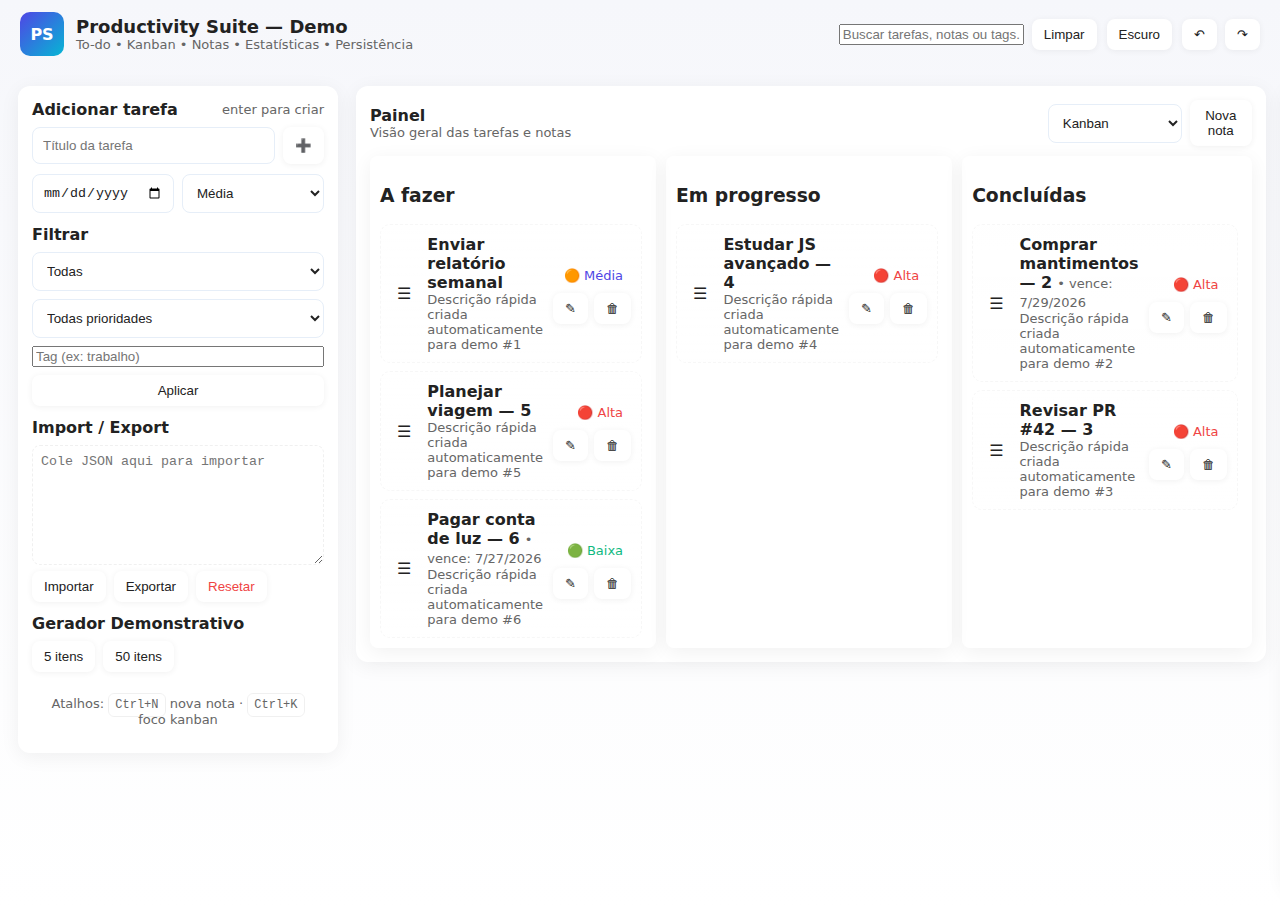
<file: app.html>
<!doctype html>
<html lang="pt-BR">
<head>
<meta charset="utf-8" />
<meta name="viewport" content="width=device-width,initial-scale=1" />
<title>Productivity Suite - Demo</title>
<style>
  :root{
    --bg: #f6f7fb;
    --card: #ffffff;
    --text: #222;
    --muted: #666;
    --accent: #4f46e5;
    --danger: #ef4444;
    --success: #10b981;
  }
  [data-theme="dark"]{
    --bg:#0b1020; --card:#071028; --text:#e6eef8; --muted:#9fb0d2; --accent:#7c3aed;
  }
  *{box-sizing:border-box}
  body{
    font-family: Inter, ui-sans-serif, system-ui, -apple-system, "Segoe UI", Roboto, "Helvetica Neue", Arial;
    margin:0; background:linear-gradient(180deg, var(--bg), #fff); color:var(--text);
  }
  header{
    display:flex;align-items:center;justify-content:space-between;padding:12px 20px;background:transparent;
  }
  .brand{display:flex;gap:12px;align-items:center}
  .logo{width:44px;height:44px;border-radius:10px;background:linear-gradient(135deg,var(--accent),#06b6d4);display:flex;align-items:center;justify-content:center;color:white;font-weight:700}
  h1{font-size:18px;margin:0}
  .controls{display:flex;gap:10px;align-items:center}
  button, .btn {
    border:0;background:var(--card);padding:8px 12px;border-radius:8px;cursor:pointer;color:var(--text);box-shadow:0 1px 6px rgba(0,0,0,0.06)
  }
  .btn:active{transform:translateY(1px)}
  main{padding:18px;display:grid;grid-template-columns:320px 1fr 360px;gap:18px;align-items:start}
  .panel{background:var(--card);border-radius:12px;padding:14px;box-shadow:0 4px 20px rgba(2,6,23,0.06)}
  .sidebar .section{margin-bottom:12px}
  .new-task{display:flex;gap:8px;margin-bottom:10px}
  input[type="text"], textarea, select, input[type="date"], input[type="time"]{
    width:100%;padding:10px;border-radius:8px;border:1px solid #e6eef8;background:transparent;color:var(--text)
  }
  .list{display:flex;flex-direction:column;gap:8px;max-height:60vh;overflow:auto;padding-right:4px}
  .task{
    display:flex;gap:10px;align-items:center;padding:10px;border-radius:10px;border:1px dashed rgba(0,0,0,0.03);background:linear-gradient(180deg, rgba(255,255,255,0.6), transparent)
  }
  .tag{padding:4px 8px;border-radius:6px;font-size:12px}
  .muted{color:var(--muted);font-size:13px}
  .kanban{display:grid;grid-template-columns:repeat(3,1fr);gap:10px}
  .column{min-height:200px;padding:10px;border-radius:8px;background:linear-gradient(180deg, rgba(255,255,255,0.03), transparent)}
  .note{white-space:pre-wrap;padding:8px;border-radius:8px;border-left:4px solid rgba(0,0,0,0.03)}
  .toolbar{display:flex;gap:8px;align-items:center}
  .stats{display:grid;grid-template-columns:1fr 1fr;gap:8px}
  .stat{padding:10px;border-radius:8px}
  footer{padding:12px;text-align:center;color:var(--muted);font-size:13px}
  .kbd{border:1px solid rgba(0,0,0,0.06);padding:4px 6px;border-radius:6px;background:transparent;font-family:monospace;font-size:12px}
  .search{display:flex;gap:8px;align-items:center}
  .flex{display:flex;gap:8px;align-items:center}
  .grow{flex:1}
  .hidden{display:none}
  .small{font-size:13px}
  .danger{color:var(--danger)}
  .success{color:var(--success)}
  .center{display:flex;justify-content:center;align-items:center}
  .drag-handle{cursor:grab;padding:6px;border-radius:6px}
  .import-area{width:100%;height:120px;padding:8px;border-radius:8px;border:1px dashed rgba(0,0,0,0.06);resize:vertical}
  /* responsiveness */
  @media (max-width:1100px){main{grid-template-columns:1fr;}}
</style>
</head>
<body data-theme="light">
<header>
  <div class="brand">
    <div class="logo">PS</div>
    <div>
      <h1>Productivity Suite — Demo</h1>
      <div class="muted small">To-do • Kanban • Notas • Estatísticas • Persistência</div>
    </div>
  </div>
  <div class="controls">
    <div class="search">
      <input id="globalSearch" placeholder="Buscar tarefas, notas ou tags..." />
      <button id="clearSearch" class="btn">Limpar</button>
    </div>
    <button id="toggleTheme" class="btn">Tema</button>
    <div class="toolbar">
      <button id="undoBtn" class="btn" title="Desfazer (Ctrl+Z)">↶</button>
      <button id="redoBtn" class="btn" title="Refazer (Ctrl+Y)">↷</button>
    </div>
  </div>
</header>

<main>
  <!-- Sidebar -->
  <aside class="panel sidebar">
    <div class="section">
      <div style="display:flex;justify-content:space-between;align-items:center;margin-bottom:8px">
        <strong>Adicionar tarefa</strong>
        <small class="muted">enter para criar</small>
      </div>
      <div class="new-task">
        <input id="taskTitle" type="text" placeholder="Título da tarefa" />
        <button id="addTaskBtn" class="btn">➕</button>
      </div>
      <div style="display:flex;gap:8px;margin-top:8px">
        <input id="taskDue" type="date" />
        <select id="taskPriority">
          <option value="low">Baixa</option>
          <option value="medium" selected>Média</option>
          <option value="high">Alta</option>
        </select>
      </div>
    </div>

    <div class="section">
      <strong>Filtrar</strong>
      <div style="margin-top:8px;display:flex;flex-direction:column;gap:8px">
        <select id="filterStatus">
          <option value="all">Todas</option>
          <option value="todo">A fazer</option>
          <option value="inprogress">Em progresso</option>
          <option value="done">Concluídas</option>
        </select>
        <select id="filterPriority">
          <option value="all">Todas prioridades</option>
          <option value="low">Baixa</option>
          <option value="medium">Média</option>
          <option value="high">Alta</option>
        </select>
        <input id="filterTag" placeholder="Tag (ex: trabalho)" />
        <button id="applyFilters" class="btn">Aplicar</button>
      </div>
    </div>

    <div class="section">
      <strong>Import / Export</strong>
      <div style="margin-top:8px;display:flex;flex-direction:column;gap:6px">
        <textarea id="importArea" class="import-area" placeholder='Cole JSON aqui para importar'></textarea>
        <div style="display:flex;gap:8px">
          <button id="importBtn" class="btn">Importar</button>
          <button id="exportBtn" class="btn">Exportar</button>
          <button id="resetBtn" class="btn danger">Resetar</button>
        </div>
      </div>
    </div>

    <div class="section">
      <strong>Gerador Demonstrativo</strong>
      <div style="margin-top:8px;display:flex;gap:8px">
        <button id="mockSmall" class="btn">5 itens</button>
        <button id="mockBig" class="btn">50 itens</button>
      </div>
    </div>

    <footer>
      <div class="muted">Atalhos: <span class="kbd">Ctrl+N</span> nova nota · <span class="kbd">Ctrl+K</span> foco kanban</div>
    </footer>
  </aside>

  <!-- Main canvas -->
  <section class="panel">
    <div style="display:flex;justify-content:space-between;align-items:center;margin-bottom:10px">
      <div>
        <strong>Painel</strong>
        <div class="muted small">Visão geral das tarefas e notas</div>
      </div>
      <div class="flex">
        <select id="viewMode">
          <option value="list">Lista</option>
          <option value="kanban" selected>Kanban</option>
          <option value="notes">Notas</option>
          <option value="calendar">Calendário</option>
          <option value="stats">Estatísticas</option>
        </select>
        <button id="newNoteBtn" class="btn">Nova nota</button>
      </div>
    </div>

    <div id="canvasArea">
      <!-- Kanban view by default -->
      <div id="kanbanView" class="kanban">
        <div class="column panel" data-col="todo">
          <h3>A fazer</h3>
          <div class="list" id="col-todo"></div>
        </div>
        <div class="column panel" data-col="inprogress">
          <h3>Em progresso</h3>
          <div class="list" id="col-inprogress"></div>
        </div>
        <div class="column panel" data-col="done">
          <h3>Concluídas</h3>
          <div class="list" id="col-done"></div>
        </div>
      </div>

      <div id="listView" class="hidden">
        <div style="display:flex;gap:8px;align-items:center;margin-bottom:10px">
          <button id="sortOld" class="btn">Mais antigas</button>
          <button id="sortNew" class="btn">Mais novas</button>
          <button id="sortDue" class="btn">Por vencimento</button>
        </div>
        <div class="list" id="taskList"></div>
      </div>

      <div id="notesView" class="hidden">
        <div style="display:flex;justify-content:space-between;align-items:center;margin-bottom:8px">
          <strong>Notas</strong>
          <div class="muted small">Ctrl+N para nova nota</div>
        </div>
        <div id="notesGrid" style="display:grid;grid-template-columns:repeat(auto-fill,minmax(200px,1fr));gap:10px"></div>
      </div>

      <div id="calendarView" class="hidden">
        <strong>Calendário simples</strong>
        <div class="muted small" style="margin-bottom:8px">Clique em uma data para ver tarefas</div>
        <div id="calendarGrid" style="display:grid;grid-template-columns:repeat(7,1fr);gap:6px"></div>
        <div id="calendarTasks" style="margin-top:10px"></div>
      </div>

      <div id="statsView" class="hidden">
        <strong>Estatísticas</strong>
        <div style="margin-top:8px" id="statsContent"></div>
      </div>

    </div>

  </section>

  <!-- Right column -->
  <aside class="panel rightcol">
    <div style="display:flex;justify-content:space-between;align-items:center;margin-bottom:8px">
      <strong>Detalhes</strong>
      <div id="selectedCount" class="muted small">Selecionados: 0</div>
    </div>

    <div id="details" class="muted small">Selecione uma tarefa para ver detalhes.</div>

    <div style="margin-top:12px">
      <strong>Busca rápida</strong>
      <div style="margin-top:8px" class="search">
        <input id="quickTag" placeholder="buscar por tag..." />
        <button id="tagSearchBtn" class="btn">Ir</button>
      </div>
    </div>

    <div style="margin-top:12px">
      <strong>Atividades recentes</strong>
      <ul id="activityLog" style="margin-top:8px"></ul>
    </div>
  </aside>
</main>

<!-- Templates & Modals (simple) -->
<template id="taskTpl">
  <div class="task" draggable="true">
    <div class="drag-handle">☰</div>
    <div style="flex:1">
      <div><strong class="task-title"></strong> <span class="muted small task-meta"></span></div>
      <div class="muted small task-desc"></div>
    </div>
    <div style="display:flex;flex-direction:column;gap:6px;align-items:flex-end">
      <div class="tag task-priority small"></div>
      <div style="display:flex;gap:6px">
        <button class="btn editBtn small">✎</button>
        <button class="btn deleteBtn small">🗑</button>
      </div>
    </div>
  </div>
</template>

<script>
/*
  Productivity Suite - single-file demo
  - Data model: tasks, notes, activity log
  - Persistence: localStorage
  - Views: kanban, list, notes, calendar, stats
  - Features: import/export, mock data, undo/redo, filters, keyboard shortcuts
*/

// ---------- Utilities ----------
const uid = (prefix='id') => prefix + '_' + Math.random().toString(36).slice(2,9);
const nowISO = ()=> new Date().toISOString();
const fmtDate = (iso)=> iso ? new Date(iso).toLocaleString() : '';
const clamp = (n,min,max)=> Math.max(min,Math.min(max,n));

function humanPriority(p){
  if(p==='high') return '🔴 Alta';
  if(p==='medium') return '🟠 Média';
  return '🟢 Baixa';
}
function colorForPriority(p){
  if(p==='high') return 'var(--danger)';
  if(p==='medium') return 'var(--accent)';
  return 'var(--success)';
}

// ---------- App State ----------
const App = {
  state: {
    tasks: [], // {id,title,desc,status:todo|inprogress|done,priority,due,tags:[],created,updated}
    notes: [], // {id,title,content,created,updated}
    activity: [], // [{time, text}]
    undoStack: [],
    redoStack: [],
    selection: null,
    settings: {
      theme: 'light'
    }
  },
  SAVE_KEY: 'prod_suite_v1'
};

// ---------- Persistence ----------
function saveState(pushUndo=true){
  try{
    const snapshot = JSON.stringify({
      tasks: App.state.tasks,
      notes: App.state.notes,
      activity: App.state.activity,
      settings: App.state.settings
    });
    localStorage.setItem(App.SAVE_KEY, snapshot);
    if(pushUndo){
      pushUndoSnapshot(snapshot);
    }
    logActivity('Estado salvo');
    renderAll();
  }catch(e){
    console.error('Erro ao salvar:',e);
  }
}
function loadState(){
  const raw = localStorage.getItem(App.SAVE_KEY);
  if(!raw) return false;
  try{
    const obj = JSON.parse(raw);
    App.state.tasks = obj.tasks || [];
    App.state.notes = obj.notes || [];
    App.state.activity = obj.activity || [];
    App.state.settings = obj.settings || App.state.settings;
    renderAll();
    return true;
  }catch(e){
    console.error('Erro ao carregar:', e);
    return false;
  }
}
function resetState(){
  if(!confirm('Tem certeza que quer resetar todos os dados?')) return;
  App.state.tasks = [];
  App.state.notes = [];
  App.state.activity = [];
  App.state.undoStack = [];
  App.state.redoStack = [];
  localStorage.removeItem(App.SAVE_KEY);
  logActivity('Estado resetado');
  renderAll();
}

// ---------- Undo/Redo ----------
function pushUndoSnapshot(snapshotJSON){
  App.state.undoStack.push(snapshotJSON);
  if(App.state.undoStack.length > 50) App.state.undoStack.shift();
  App.state.redoStack = []; // clear redo on new action
}
function undo(){
  if(App.state.undoStack.length < 2) {
    alert('Nada para desfazer');
    return;
  }
  // current snapshot at top
  const current = App.state.undoStack.pop();
  App.state.redoStack.push(current);
  const previous = App.state.undoStack[App.state.undoStack.length-1];
  try{
    const obj = JSON.parse(previous);
    App.state.tasks = obj.tasks || [];
    App.state.notes = obj.notes || [];
    App.state.activity = obj.activity || [];
    App.state.settings = obj.settings || App.state.settings;
    saveState(false);
    logActivity('Desfazer realizado');
  }catch(e){ console.error('undo failed',e) }
}
function redo(){
  if(App.state.redoStack.length === 0) { alert('Nada para refazer'); return; }
  const snap = App.state.redoStack.pop();
  try{
    const obj = JSON.parse(snap);
    App.state.tasks = obj.tasks || [];
    App.state.notes = obj.notes || [];
    App.state.activity = obj.activity || [];
    App.state.settings = obj.settings || App.state.settings;
    saveState(false);
    logActivity('Refazer realizado');
  }catch(e){ console.error('redo failed', e) }
}

// ---------- Activity Log ----------
function logActivity(text){
  App.state.activity.unshift({time:nowISO(), text});
  if(App.state.activity.length>100) App.state.activity.pop();
  renderActivity();
}

// ---------- Data operations ----------
function createTask({title,desc='',priority='medium',due=null,tags=[],status='todo'}){
  const task = {
    id: uid('t'), title, desc, priority, due, tags, status, created: nowISO(), updated: nowISO()
  };
  App.state.tasks.push(task);
  saveState(true);
  logActivity(`Tarefa criada: ${title}`);
  return task;
}
function updateTask(id, patch){
  const t = App.state.tasks.find(x=>x.id===id);
  if(!t) return null;
  Object.assign(t, patch);
  t.updated = nowISO();
  saveState(true);
  logActivity(`Tarefa atualizada: ${t.title}`);
  return t;
}
function deleteTask(id){
  const idx = App.state.tasks.findIndex(x=>x.id===id);
  if(idx>=0){
    const removed = App.state.tasks.splice(idx,1)[0];
    saveState(true);
    logActivity(`Tarefa removida: ${removed.title}`);
    return removed;
  }
  return null;
}
function createNote({title,content}){
  const n = {id: uid('n'), title, content, created: nowISO(), updated: nowISO()};
  App.state.notes.unshift(n);
  saveState(true);
  logActivity(`Nota criada: ${title}`);
  return n;
}
function updateNote(id, patch){
  const n = App.state.notes.find(x=>x.id===id);
  if(!n) return null;
  Object.assign(n, patch);
  n.updated = nowISO();
  saveState(true);
  logActivity(`Nota atualizada: ${n.title}`);
  return n;
}
function deleteNote(id){
  const idx = App.state.notes.findIndex(x=>x.id===id);
  if(idx>=0){
    const removed = App.state.notes.splice(idx,1)[0];
    saveState(true);
    logActivity(`Nota removida: ${removed.title}`);
    return removed;
  }
  return null;
}

// ---------- Mock data generator ----------
function generateMock(n=10){
  const priorities = ['low','medium','high'];
  const sampleTags = ['trabalho','pessoal','estudo','urgente','ideia'];
  const sampleTitles = [
    'Enviar relatório semanal','Comprar mantimentos','Revisar PR #42','Estudar JS avançado','Planejar viagem',
    'Pagar conta de luz','Organizar portfólio','Ler artigo técnico','Praticar algoritmos','Criar wireframe'
  ];
  for(let i=0;i<n;i++){
    const title = sampleTitles[i % sampleTitles.length] + (i>0?(' — '+(i+1)):'');
    const desc = 'Descrição rápida criada automaticamente para demo #' + (i+1);
    const priority = priorities[Math.floor(Math.random()*priorities.length)];
    const due = (Math.random()>0.6) ? new Date(Date.now()+ (Math.random()*10|0)*24*3600*1000).toISOString() : null;
    const tags = [];
    if(Math.random()>0.5) tags.push(sampleTags[Math.floor(Math.random()*sampleTags.length)]);
    const status = Math.random()>0.75 ? 'done' : (Math.random()>0.4?'inprogress':'todo');
    createTask({title,desc,priority,due,tags,status});
  }
  // create some notes too
  for(let j=0;j<Math.max(1, Math.floor(n/5)); j++){
    createNote({title: 'Nota demo ' + (j+1), content: 'Conteúdo de exemplo da nota ' + (j+1) + '\n\nBullet 1\n- item A\n- item B'});
  }
  logActivity(`Gerados ${n} itens de demonstração`);
}

// ---------- Rendering ----------
function $(sel){ return document.querySelector(sel) }
function $all(sel){ return Array.from(document.querySelectorAll(sel)) }

function renderAll(){
  renderTheme();
  renderKanban();
  renderList();
  renderNotes();
  renderCalendar();
  renderStats();
  renderActivity();
  renderDetails();
  updateCounts();
}

function renderKanban(){
  const cols = {todo: $('#col-todo'), inprogress: $('#col-inprogress'), done: $('#col-done')};
  for(const k in cols) cols[k].innerHTML = '';
  App.state.tasks.forEach(task=>{
    const el = createTaskElement(task);
    cols[task.status].appendChild(el);
  });
  // wire drag handlers
  $all('.task').forEach(addDragHandlers);
}
function renderList(sort='created_desc'){
  const list = $('#taskList');
  list.innerHTML = '';
  let arr = [...App.state.tasks];
  if(sort==='created_asc') arr.sort((a,b)=> new Date(a.created) - new Date(b.created));
  else if(sort==='due') arr.sort((a,b)=> (a.due||'9999') > (b.due||'9999')?1:-1);
  else arr.sort((a,b)=> new Date(b.created) - new Date(a.created));
  arr.forEach(task=>{
    const el = createTaskElement(task);
    list.appendChild(el);
  });
  $all('.task').forEach(addDragHandlers);
}
function renderNotes(){
  const grid = $('#notesGrid');
  grid.innerHTML = '';
  App.state.notes.forEach(n=>{
    const node = document.createElement('div');
    node.className = 'panel note';
    node.innerHTML = `<div style="display:flex;justify-content:space-between;align-items:center"><strong>${escapeHtml(n.title)}</strong>
      <div><button class="btn small editNoteBtn" data-id="${n.id}">✎</button> <button class="btn small deleteNoteBtn" data-id="${n.id}">🗑</button></div></div>
      <div class="muted small" style="margin-top:6px">${escapeHtml(n.content.slice(0,180))}${n.content.length>180?'...':''}</div>
      <div class="muted small" style="margin-top:6px">Atualizado: ${fmtDate(n.updated)}</div>`;
    grid.appendChild(node);
  });
  // wire note edit/delete
  $all('.editNoteBtn').forEach(btn=>{
    btn.onclick = (e)=> {
      const id = e.currentTarget.dataset.id;
      const note = App.state.notes.find(x=>x.id===id);
      if(!note) return;
      const newTitle = prompt('Editar título da nota', note.title);
      if(newTitle===null) return;
      const newContent = prompt('Editar conteúdo (use \\n para nova linha)', note.content);
      if(newContent===null) return;
      updateNote(id, {title:newTitle, content:newContent});
    };
  });
  $all('.deleteNoteBtn').forEach(btn=>{
    btn.onclick = (e)=>{
      const id = e.currentTarget.dataset.id;
      if(confirm('Excluir nota?')) deleteNote(id);
    };
  });
}
function renderCalendar(){
  const grid = $('#calendarGrid'), tasksBox = $('#calendarTasks');
  grid.innerHTML=''; tasksBox.innerHTML='';
  // show next 28 days
  const start = new Date();
  for(let i=0;i<28;i++){
    const d = new Date(start.getFullYear(), start.getMonth(), start.getDate()+i);
    const iso = d.toISOString().slice(0,10);
    const cell = document.createElement('div');
    cell.className = 'panel center';
    cell.style.padding='8px';
    const dayTasks = App.state.tasks.filter(t=> t.due && t.due.slice(0,10)===iso);
    cell.innerHTML = `<div style="font-weight:600">${d.toLocaleDateString()}</div>
      <div class="muted small">${dayTasks.length} tarefas</div>`;
    cell.onclick = ()=> {
      tasksBox.innerHTML = `<h4>Tarefas em ${d.toLocaleDateString()}</h4>`;
      if(dayTasks.length===0) tasksBox.innerHTML += '<div class="muted">Nenhuma tarefa nesta data</div>';
      dayTasks.forEach(t=>{
        const li = document.createElement('div');
        li.className='task';
        li.style.marginTop='6px';
        li.innerHTML = `<div style="flex:1"><strong>${escapeHtml(t.title)}</strong><div class="muted small">${t.desc || ''}</div></div>
          <div class="tag small">${humanPriority(t.priority)}</div>`;
        tasksBox.appendChild(li);
      });
    };
    grid.appendChild(cell);
  }
}
function renderStats(){
  const el = $('#statsContent');
  const total = App.state.tasks.length;
  const done = App.state.tasks.filter(t=>t.status==='done').length;
  const inprogress = App.state.tasks.filter(t=>t.status==='inprogress').length;
  const todo = App.state.tasks.filter(t=>t.status==='todo').length;
  const byPriority = App.state.tasks.reduce((acc,t)=>{
    acc[t.priority] = (acc[t.priority]||0)+1; return acc;
  }, {});
  el.innerHTML = `<div class="stats">
    <div class="stat panel"><strong>Total</strong><div class="muted">${total} tarefas</div></div>
    <div class="stat panel"><strong>Concluídas</strong><div class="muted">${done}</div></div>
    <div class="stat panel"><strong>Em progresso</strong><div class="muted">${inprogress}</div></div>
    <div class="stat panel"><strong>A fazer</strong><div class="muted">${todo}</div></div>
  </div>
  <div style="margin-top:10px">
    <strong>Por prioridade</strong>
    <div class="muted small">Alta: ${byPriority.high||0} • Média: ${byPriority.medium||0} • Baixa: ${byPriority.low||0}</div>
  </div>`;
}

function renderActivity(){
  const ul = $('#activityLog');
  ul.innerHTML = '';
  App.state.activity.slice(0,20).forEach(a=>{
    const li = document.createElement('li');
    li.textContent = `${new Date(a.time).toLocaleString()} — ${a.text}`;
    ul.appendChild(li);
  });
}

function renderDetails(){
  const details = $('#details');
  if(!App.state.selection){ details.innerHTML = '<div class="muted small">Selecione uma tarefa para ver detalhes.</div>'; return; }
  const t = App.state.tasks.find(x=>x.id===App.state.selection);
  if(!t){ details.innerHTML = '<div class="muted small">Item selecionado não existe.</div>'; return; }
  details.innerHTML = `<div style="display:flex;justify-content:space-between;align-items:center"><strong>${escapeHtml(t.title)}</strong>
    <div class="muted small">${fmtDate(t.updated)}</div></div>
    <div style="margin-top:8px" class="muted small">${escapeHtml(t.desc || '—')}</div>
    <div style="margin-top:8px"><strong>Tags</strong><div class="muted small">${(t.tags||[]).join(', ') || 'nenhuma'}</div></div>
    <div style="margin-top:8px"><strong>Prioridade</strong><div class="muted small">${humanPriority(t.priority)}</div></div>
    <div style="margin-top:8px"><strong>Vencimento</strong><div class="muted small">${t.due? new Date(t.due).toLocaleString() : '—'}</div></div>
    <div style="margin-top:12px;display:flex;gap:8px">
      <button class="btn" id="detailEditBtn">Editar</button>
      <button class="btn danger" id="detailDeleteBtn">Excluir</button>
      <button class="btn" id="detailMoveBtn">Mover status</button>
    </div>`;
  // wire
  $('#detailEditBtn').onclick = ()=>{
    const newTitle = prompt('Editar título', t.title); if(newTitle===null) return;
    const newDesc = prompt('Editar descrição', t.desc || ''); if(newDesc===null) return;
    const newTags = prompt('Tags (separadas por vírgula)', (t.tags||[]).join(','));
    updateTask(t.id, {title:newTitle, desc:newDesc, tags: newTags ? newTags.split(',').map(s=>s.trim()).filter(Boolean) : []});
  };
  $('#detailDeleteBtn').onclick = ()=>{
    if(confirm('Excluir tarefa "'+t.title+'"?')) { deleteTask(t.id); App.state.selection=null; renderDetails(); }
  };
  $('#detailMoveBtn').onclick = ()=>{
    const order = ['todo','inprogress','done'];
    const idx = order.indexOf(t.status);
    const nxt = order[(idx+1)%order.length];
    updateTask(t.id, {status:nxt});
  };
}

function updateCounts(){
  $('#selectedCount').textContent = 'Selecionados: ' + (App.state.selection ? 1 : 0);
}

// ---------- Task element factory ----------
function createTaskElement(task){
  const tpl = document.getElementById('taskTpl').content.cloneNode(true);
  const el = tpl.querySelector('.task');
  el.dataset.id = task.id;
  tpl.querySelector('.task-title').textContent = task.title;
  tpl.querySelector('.task-meta').textContent = (task.due ? (' • vence: ' + new Date(task.due).toLocaleDateString()) : '');
  tpl.querySelector('.task-desc').textContent = task.desc || '';
  const pr = tpl.querySelector('.task-priority');
  pr.textContent = humanPriority(task.priority);
  pr.style.background = 'transparent';
  pr.style.color = colorForPriority(task.priority);
  // edit & delete
  const editBtn = tpl.querySelector('.editBtn');
  editBtn.onclick = (e)=> {
    e.stopPropagation();
    const newTitle = prompt('Editar título', task.title); if(newTitle===null) return;
    const newDesc = prompt('Editar descrição', task.desc||''); if(newDesc===null) return;
    const newPriority = prompt('Prioridade (low|medium|high)', task.priority) || task.priority;
    const newTags = prompt('Tags (vírgula)', (task.tags||[]).join(','));
    updateTask(task.id, {title:newTitle, desc:newDesc, priority:newPriority, tags: newTags ? newTags.split(',').map(s=>s.trim()).filter(Boolean) : []});
  };
  const delBtn = tpl.querySelector('.deleteBtn');
  delBtn.onclick = (e)=> {
    e.stopPropagation();
    if(confirm('Excluir?')) deleteTask(task.id);
  };
  el.onclick = ()=> {
    App.state.selection = task.id;
    renderDetails();
  };
  return el;
}

// ---------- Drag & Drop for Kanban ----------
function addDragHandlers(el){
  el.ondragstart = (ev)=>{
    ev.dataTransfer.setData('text/plain', el.dataset.id);
    el.classList.add('dragging');
  };
  el.ondragend = (ev)=>{
    el.classList.remove('dragging');
  };
}
// columns drop
$all('.column').forEach(col=>{
  col.addEventListener('dragover', (ev)=> ev.preventDefault());
  col.addEventListener('drop', (ev)=>{
    ev.preventDefault();
    const id = ev.dataTransfer.getData('text/plain');
    const colName = col.dataset.col;
    updateTask(id, {status: colName});
  });
});

// ---------- Import / Export ----------
function importFromJSON(text){
  try{
    const obj = JSON.parse(text);
    if(Array.isArray(obj.tasks)) App.state.tasks = obj.tasks;
    if(Array.isArray(obj.notes)) App.state.notes = obj.notes;
    if(Array.isArray(obj.activity)) App.state.activity = obj.activity;
    saveState(true);
    logActivity('Import realizado');
    alert('Importação concluída');
  }catch(e){
    alert('JSON inválido: ' + e.message);
  }
}
function exportToJSON(){
  const payload = {tasks: App.state.tasks, notes: App.state.notes, activity: App.state.activity};
  const blob = new Blob([JSON.stringify(payload, null, 2)], {type:'application/json'});
  const url = URL.createObjectURL(blob);
  const a = document.createElement('a');
  a.href = url; a.download = 'prod_suite_export.json'; document.body.appendChild(a); a.click(); a.remove();
  URL.revokeObjectURL(url);
  logActivity('Export realizado');
}

// ---------- Filters & Search ----------
function applyFilters(){
  const status = $('#filterStatus').value;
  const priority = $('#filterPriority').value;
  const tag = $('#filterTag').value.trim().toLowerCase();
  App.state.tasks.forEach(t=>{
    let pass = true;
    if(status!=='all' && t.status !== status) pass=false;
    if(priority!=='all' && t.priority !== priority) pass=false;
    if(tag){
      const has = (t.tags||[]).some(tt=>tt.toLowerCase().includes(tag)) || t.title.toLowerCase().includes(tag) || (t.desc||'').toLowerCase().includes(tag);
      if(!has) pass=false;
    }
    const el = document.querySelector(`.task[data-id="${t.id}"]`);
    if(el) el.style.display = pass ? '' : 'none';
  });
}
function globalSearch(q){
  const s = q.trim().toLowerCase();
  if(!s){ $all('.task').forEach(e=> e.style.display=''); return; }
  App.state.tasks.forEach(t=>{
    const el = document.querySelector(`.task[data-id="${t.id}"]`);
    const ok = t.title.toLowerCase().includes(s) || (t.desc||'').toLowerCase().includes(s) || (t.tags||[]).some(tt=>tt.toLowerCase().includes(s));
    if(el) el.style.display = ok ? '' : 'none';
  });
}

// ---------- Theme ----------
function renderTheme(){
  const theme = App.state.settings.theme || 'light';
  document.body.setAttribute('data-theme', theme);
  $('#toggleTheme').textContent = theme==='light' ? 'Escuro' : 'Claro';
}
function toggleTheme(){
  App.state.settings.theme = (App.state.settings.theme === 'light') ? 'dark' : 'light';
  saveState(true);
}

// ---------- Small helpers ----------
function escapeHtml(str){
  if(!str) return '';
  return String(str).replace(/[&<>"']/g, (m)=>({ '&':'&amp;','<':'&lt;','>':'&gt;','"':'&quot;',"'":'&#39;' }[m]));
}

// ---------- Events wiring ----------
document.addEventListener('DOMContentLoaded', ()=>{
  // load
  const loaded = loadState();
  if(!loaded){
    // initial demo
    generateMock(6);
    saveState(true);
  } else {
    // push current as initial undo snapshot
    const snap = JSON.stringify({tasks:App.state.tasks, notes:App.state.notes, activity:App.state.activity, settings:App.state.settings});
    pushUndoSnapshot(snap);
  }

  // create task
  $('#addTaskBtn').onclick = ()=> {
    const title = $('#taskTitle').value.trim();
    if(!title) { alert('Insira um título'); return; }
    const due = $('#taskDue').value ? new Date($('#taskDue').value).toISOString() : null;
    const priority = $('#taskPriority').value;
    createTask({title, desc:'', priority, due, tags:[]});
    $('#taskTitle').value = '';
    $('#taskDue').value = '';
  };
  $('#taskTitle').addEventListener('keydown', (e)=>{
    if(e.key==='Enter'){ $('#addTaskBtn').click(); }
  });

  // view switch
  $('#viewMode').onchange = (e)=>{
    $all('#canvasArea > div').forEach(d=> d.classList.add('hidden'));
    const mode = e.target.value;
    if(mode==='kanban') $('#kanbanView').classList.remove('hidden');
    if(mode==='list') $('#listView').classList.remove('hidden');
    if(mode==='notes') $('#notesView').classList.remove('hidden');
    if(mode==='calendar') $('#calendarView').classList.remove('hidden');
    if(mode==='stats') $('#statsView').classList.remove('hidden');
  };

  // new note
  $('#newNoteBtn').onclick = ()=> {
    const t = prompt('Título da nota'); if(t===null) return;
    const c = prompt('Conteúdo da nota'); if(c===null) return;
    createNote({title:t, content:c});
  };

  // import/export/reset
  $('#importBtn').onclick = ()=> importFromJSON($('#importArea').value);
  $('#exportBtn').onclick = ()=> exportToJSON();
  $('#resetBtn').onclick = ()=> resetState();

  // mock gen
  $('#mockSmall').onclick = ()=> { generateMock(5); saveState(true); };
  $('#mockBig').onclick = ()=> { generateMock(50); saveState(true); };

  // filters
  $('#applyFilters').onclick = applyFilters;
  $('#tagSearchBtn').onclick = ()=> {
    const q = $('#quickTag').value.trim();
    if(!q) return alert('Digite uma tag');
    $('#globalSearch').value = q;
    globalSearch(q);
  };

  // search
  $('#globalSearch').addEventListener('input', (e)=> globalSearch(e.target.value));
  $('#clearSearch').onclick = ()=> { $('#globalSearch').value=''; globalSearch(''); };

  // sorts
  $('#sortOld').onclick = ()=> renderList('created_asc');
  $('#sortNew').onclick = ()=> renderList('created_desc');
  $('#sortDue').onclick = ()=> renderList('due');

  // undo/redo
  $('#undoBtn').onclick = ()=> undo();
  $('#redoBtn').onclick = ()=> redo();

  // theme
  $('#toggleTheme').onclick = ()=> toggleTheme();

  // export via keyboard
  document.addEventListener('keydown', (e)=>{
    if(e.ctrlKey && e.key.toLowerCase()==='n'){ e.preventDefault(); $('#newNoteBtn').click(); }
    if(e.ctrlKey && e.key.toLowerCase()==='k'){ e.preventDefault(); $('#viewMode').value='kanban'; $('#viewMode').dispatchEvent(new Event('change')); }
    if(e.ctrlKey && e.key.toLowerCase()==='z'){ e.preventDefault(); undo(); }
    if(e.ctrlKey && e.key.toLowerCase()==='y'){ e.preventDefault(); redo(); }
  });

  // drag handlers were added in render
  renderAll();
});

// ---------- Misc/edge: simple autosave every 20s ----------
setInterval(()=> {
  try{ saveState(false); }catch(e){}
}, 20000);

</script>
</body>
</html>
</file>
